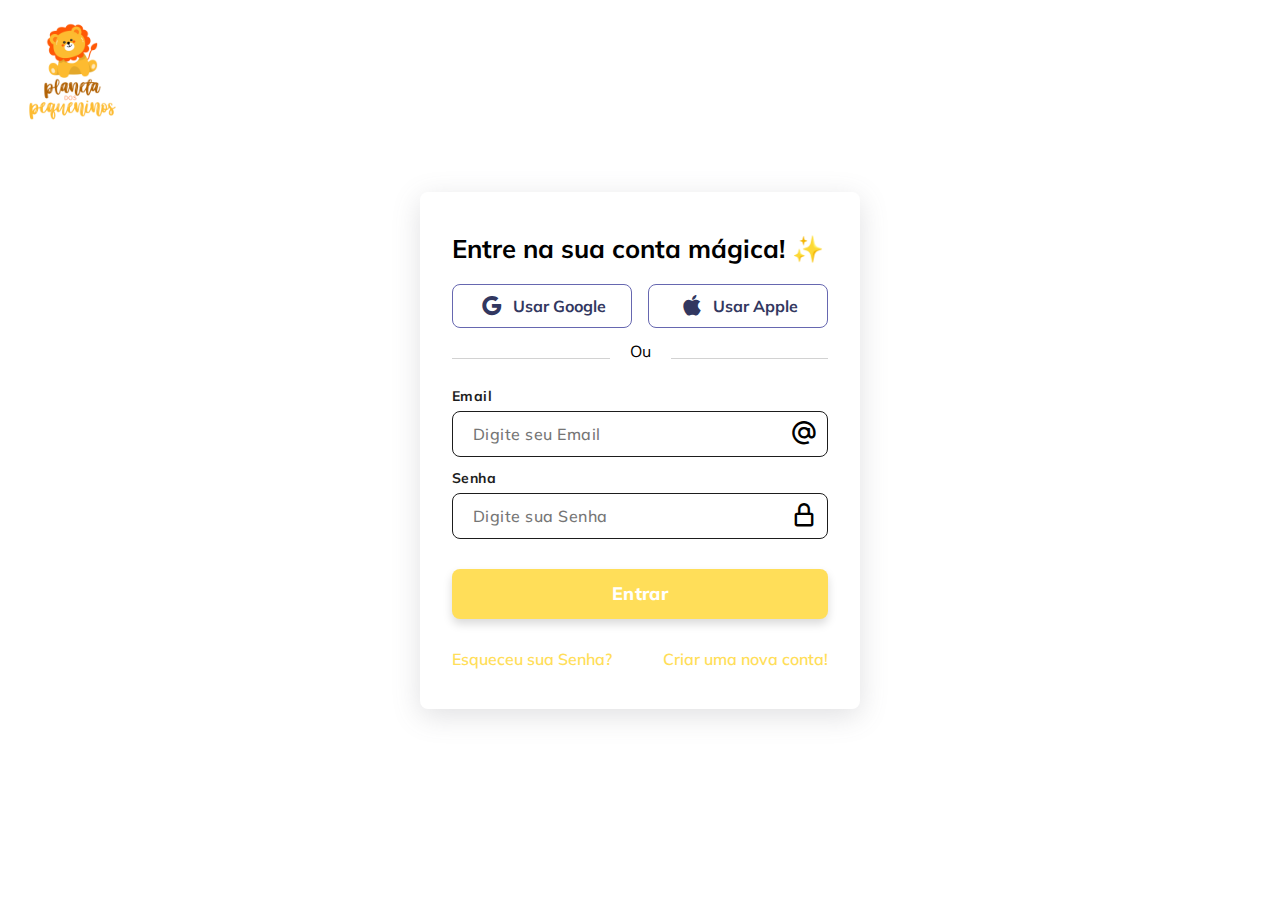
<file: index.html>
<!DOCTYPE html>
<html lang="pt">

<head>
    <meta charset="UTF-8">
    <meta name="viewport" content="width=device-width, initial-scale=1.0">
    <link href='https://unpkg.com/boxicons@2.1.4/css/boxicons.min.css' rel='stylesheet'>
    <link rel="stylesheet" href="style.css">
    <title>Login do Mundo Encantado | Pequeninos</title>
</head>

<body>

    <div class="logo">
        <a href="">
            <img src="logo.png" alt="Logo dos Pequeninos">
        </a>
    </div>

    <div class="container">
        <h1>Entre na sua conta mágica! ✨</h1>
        <div class="social-login">
            <button class="google">
                <i class='bx bxl-google'></i>
                Usar Google
            </button>
            <button class="apple">
                <i class='bx bxl-apple'></i>
                Usar Apple
            </button>
        </div>
        <div class="divider">
            <div class="line"></div>
            <p>Ou</p>
            <div class="line"></div>
        </div>

        <form id="some-form">
            <label for="email">Email</label>
            <div class="custome-input">
                <input type="email" name="email" id="email" placeholder="Digite seu Email" autocomplete="off">
                <i class='bx bx-at'></i>
            </div>
            <label for="password">Senha</label>
            <div class="custome-input">
                <input type="password" name="password" id="senha" placeholder="Digite sua Senha">
                <i class='bx bx-lock-alt'></i>
            </div>
            <button onclick="entrar()" class="login">Entrar</button>
            <div class="links">
                <a href="Senha.html">Esqueceu sua Senha?</a>
                <a href="index-cadastro.html">Criar uma nova conta!</a>
            </div>
        </form>

            <script src="script.js"></script>
    </div>

</body>

</html>
</file>
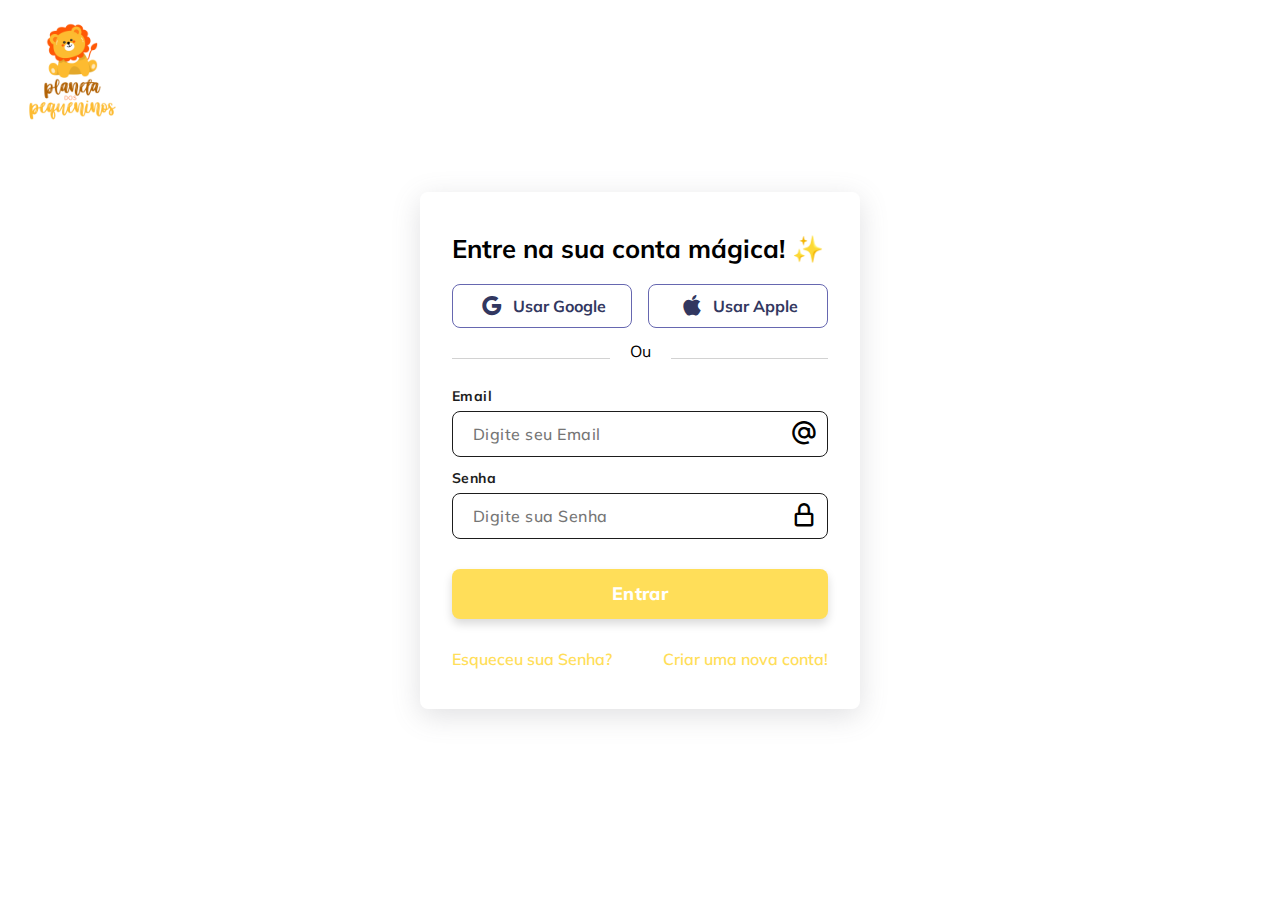
<file: Cadastro.html>
<!DOCTYPE html>
<html lang="pt">

<head>
    <meta charset="UTF-8">
    <meta name="viewport" content="width=device-width, initial-scale=1.0">
    <link href='https://unpkg.com/boxicons@2.1.4/css/boxicons.min.css' rel='stylesheet'>
    <link rel="stylesheet" href="style.css">
    <title>Login do Mundo Encantado | Pequeninos</title>
</head>

<body>

    <div class="logo">
        <a href="">
            <img src="logo.png" alt="Logo dos Pequeninos">
        </a>
    </div>

    <div class="container">
        <h1>Entre na sua conta mágica! ✨</h1>
        <div class="social-login">
            <button class="google">
                <i class='bx bxl-google'></i>
                Usar Google
            </button>
            <button class="apple">
                <i class='bx bxl-apple'></i>
                Usar Apple
            </button>
        </div>
        <div class="divider">
            <div class="line"></div>
            <p>Ou</p>
            <div class="line"></div>
        </div>

        <form id="some-form">
            <label for="email">Email</label>
            <div class="custome-input">
                <input type="email" name="email" id="email" placeholder="Digite seu Email" autocomplete="off">
                <i class='bx bx-at'></i>
            </div>
            <label for="password">Senha</label>
            <div class="custome-input">
                <input type="password" name="password" id="senha" placeholder="Digite sua Senha">
                <i class='bx bx-lock-alt'></i>
            </div>
            <button onclick="entrar()" class="login">Entrar</button>
            <div class="links">
                <a href="Senha.html">Esqueceu sua Senha?</a>
                <a href="registro.html">Criar uma nova conta!</a>
            </div>
        </form>

            <script src="script.js"></script>
    </div>

</body>

</html>
</file>
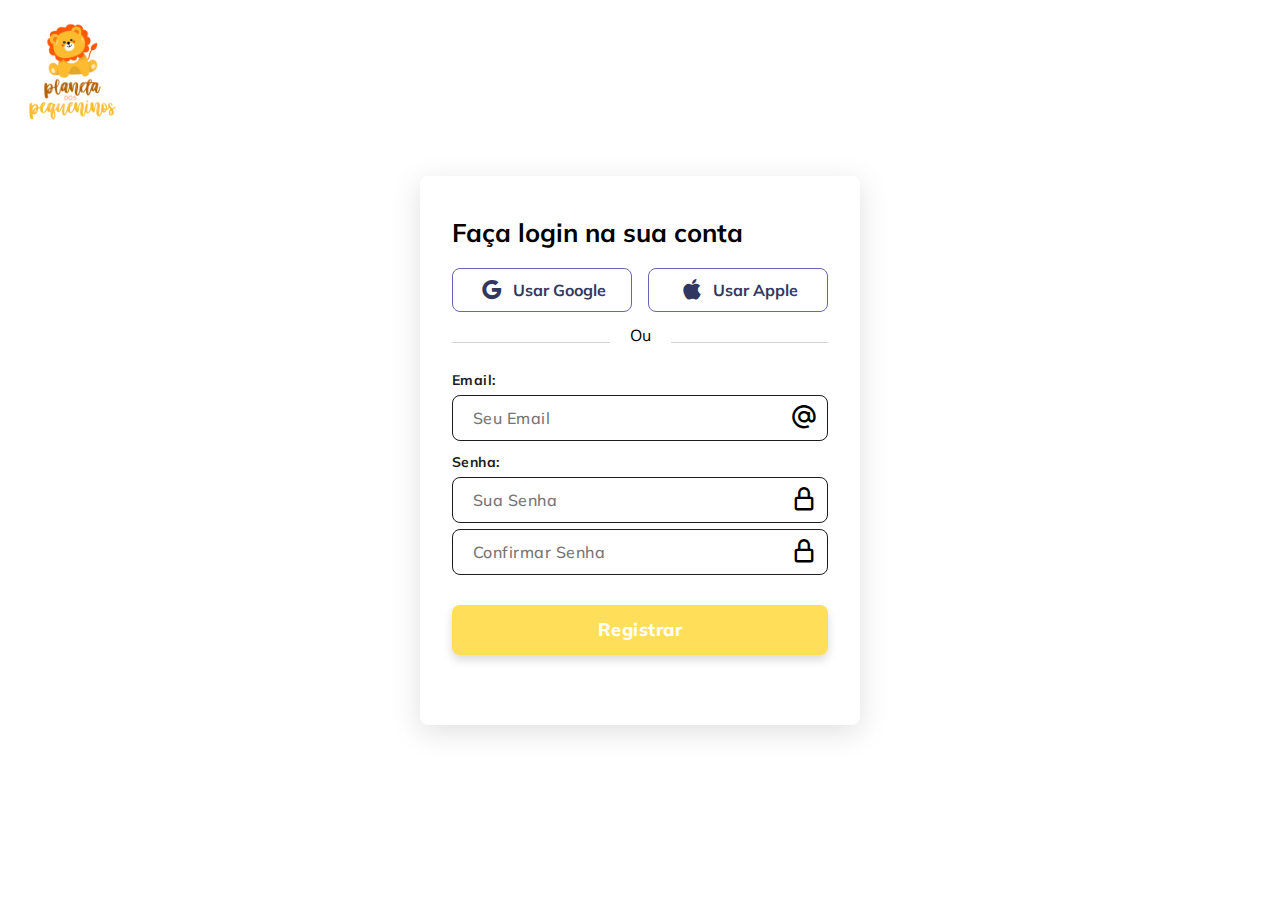
<file: index 2.html>
<!DOCTYPE html>
<html lang="pt">

<head>
    <meta charset="UTF-8">
    <meta name="viewport" content="width=device-width, initial-scale=1.0">
    <link href='https://unpkg.com/boxicons@2.1.4/css/boxicons.min.css' rel='stylesheet'>
    <link rel="stylesheet" href="style.css">
    <title>Design de Login Minimal | AsmrProg</title>
</head>

<body>

    <div class="logo">
        <a href="">
            <img src="logo.png">
        </a>
    </div>

    <div class="container">
        <h1>Faça login na sua conta </h1>
        <div class="social-login">
            <button class="google">
                <i class='bx bxl-google'></i>
                Usar Google
            </button>
            <button class="apple">
                <i class='bx bxl-apple'></i>
                Usar Apple
            </button>
        </div>
        <div class="divider">
            <div class="line"></div>
            <p>Ou</p>
            <div class="line"></div>
        </div>

        <form id="some-form">
            <label for="email">Email:</label>
            <div class="custome-input">
                <input type="email" name="email" id="email" placeholder="Seu Email" autocomplete="off">
                <i class='bx bx-at'></i>
            </div>
            <label for="password">Senha:</label>
            <div class="custome-input">
                <input type="password" name="password" id="password" placeholder="Sua Senha">
                <i class='bx bx-lock-alt'></i>
            </div>
            <div class="custome-input">
                <input type="password" name="password" id="confirm_password" placeholder="Confirmar Senha">
                <i class='bx bx-lock-alt'></i>
            </div>
            <button onclick="registrar()" class="login">Registrar</button>
            <div class="links">
            </div>
        </form>

    </div>

    <script src="script.js"></script>
</body>

</html>
</file>
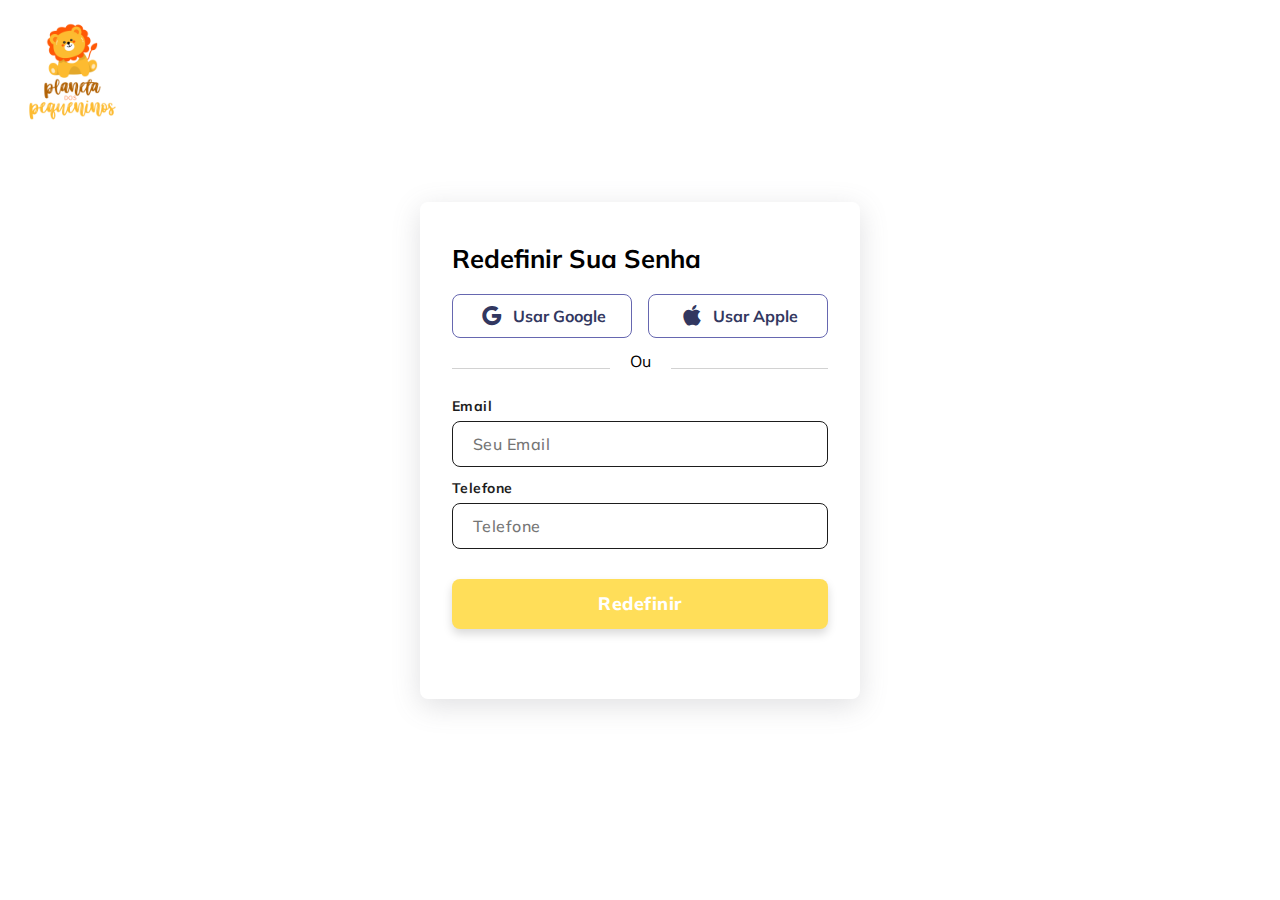
<file: Senha.html>
<!DOCTYPE html>
<html lang="pt">

<head>
    <meta charset="UTF-8">
    <meta name="viewport" content="width=device-width, initial-scale=1.0">
    <link href='https://unpkg.com/boxicons@2.1.4/css/boxicons.min.css' rel='stylesheet'>
    <link rel="stylesheet" href="style.css">
    <title>Design de Login Minimal | AsmrProg</title>
</head>

<body>

    <div class="logo">
        <a href="">
            <img src="logo.png">
        </a>
    </div>

    <div class="container">
        <h1>Redefinir Sua Senha</h1>
        <div class="social-login">
            <button class="google">
                <i class='bx bxl-google'></i>
                Usar Google
            </button>
            <button class="apple">
                <i class='bx bxl-apple'></i>
                Usar Apple
            </button>
        </div>
        <div class="divider">
            <div class="line"></div>
            <p>Ou</p>
            <div class="line"></div>
        </div>

        <form>
            <label for="email">Email</label>
            <div class="custome-input">
                <input type="email" name="email" placeholder="Seu Email" autocomplete="off">
            </div>
            <div class="custome-input">
                <label for="telefone">Telefone</label>
                <input type="telefone" name="telefone" placeholder="Telefone" autocomplete="off">
            </div>
            <button class="login">Redefinir</button>
            <div class="links">

            </div>
        </form>

    </div>

</body>

</html>
</file>
<file: style.css>
@import url('https://fonts.googleapis.com/css2?family=Mulish:wght@300;400;500;600;700;800&display=swap');

*{
    padding: 0;
    margin: 0;
    box-sizing: border-box;
    font-family: 'Mulish', sans-serif;
}

body{
    height: 100vh;
    display: flex;
    align-items: center;
    justify-content: center;
}

.logo{
    position: absolute;
    top: 22px;
    left: 22px;
    display: flex;
    align-items: center;
    gap: 10px;
}

.logo img{
    height: 100px;
    width: 100px;
}

.logo a{
    font-size: 24px;
    font-weight: bold;
    text-decoration: none;
    color: #464646;
}

.container{
    width: 440px;
    padding: 40px 32px;
    border-radius: 8px;
    box-shadow: rgba(100, 100, 111, 0.2) 0px 7px 29px 0px;
}

.container h1{
    font-size: 1.6rem;
}

.container .social-login{
    display: flex;
    gap: 16px;
    margin-top: 20px;
}

.container .social-login button{
    padding: 8px;
    width: 100%;
    border-radius: 8px;
    display: flex;
    align-items: center;
    justify-content: center;
    gap: 8px;
    font-size: 1rem;
    font-weight: 700;
    color: #323760;
    border: 1px solid #6667b0;
    background: transparent;
    cursor: pointer;
    transition: all 0.3s ease;
}

.container .social-login button i{
    font-size: 26px;
}

.container .social-login button:hover{
    color: #ffde59;
    border-color: #ffde59;
}

.container .divider{
    display: flex;
    align-items: center;
    gap: 20px;
}

.container .divider .line{
    height: 1px;
    width: 100%;
    background: #1d1d1d;
    opacity: 0.2;
    margin: 30px 0 16px;
}

.container form label{
    color: #1d1d1d;
    font-size: 14px;
    font-weight: bold;
    letter-spacing: 0.03rem;
    display: block;
    margin-top: 12px;
}

.container form .custome-input{
    position: relative;
}

.container form .custome-input input{
    color: #1d1d1d;
    font-size: 16px;
    font-weight: 500;
    width: 100%;
    height: 46px;
    letter-spacing: 0.03rem;
    border: 1px solid #1d1d1d;
    background: transparent;
    outline: none;
    border-radius: 8px;
    text-indent: 20px;
    margin-top: 6px;
    transition: all 0.3s ease;
}

.container form .custome-input input:focus{
    border-color: #ffde59;
}

.container form .custome-input i{
    position: absolute;
    font-size: 28px;
    right: 10px;
    top: 14px;
    transition: all 0.3s ease;
}

.container form .custome-input input:focus + i{
    color: #ffde59;
}

.container form .login{
    width: 100%;
    margin-top: 30px;
    background: #ffde59;
    color: #fff;
    border: none;
    line-height: 50px;
    font-size: 18px;
    letter-spacing: 0.025em;
    cursor: pointer;
    font-weight: 800;
    border-radius: 8px;
    box-shadow: 0 5px 10px rgba(0, 0, 0, 0.15);
    transition: all 0.3s ease;
}

.container form .login:hover{
    background: #ffde40;
}

.container .links{
    display: flex;
    justify-content: space-between;
    margin-top: 30px;
}

.container .links a{
    color: #ffde59;
    font-weight: 600;
    font-size: 1rem;
    text-decoration: none;
    text-underline-offset: 6px;
    text-decoration-color: #ffde59;
}

.container .links a:hover{
    text-decoration: underline;
}
</file>
